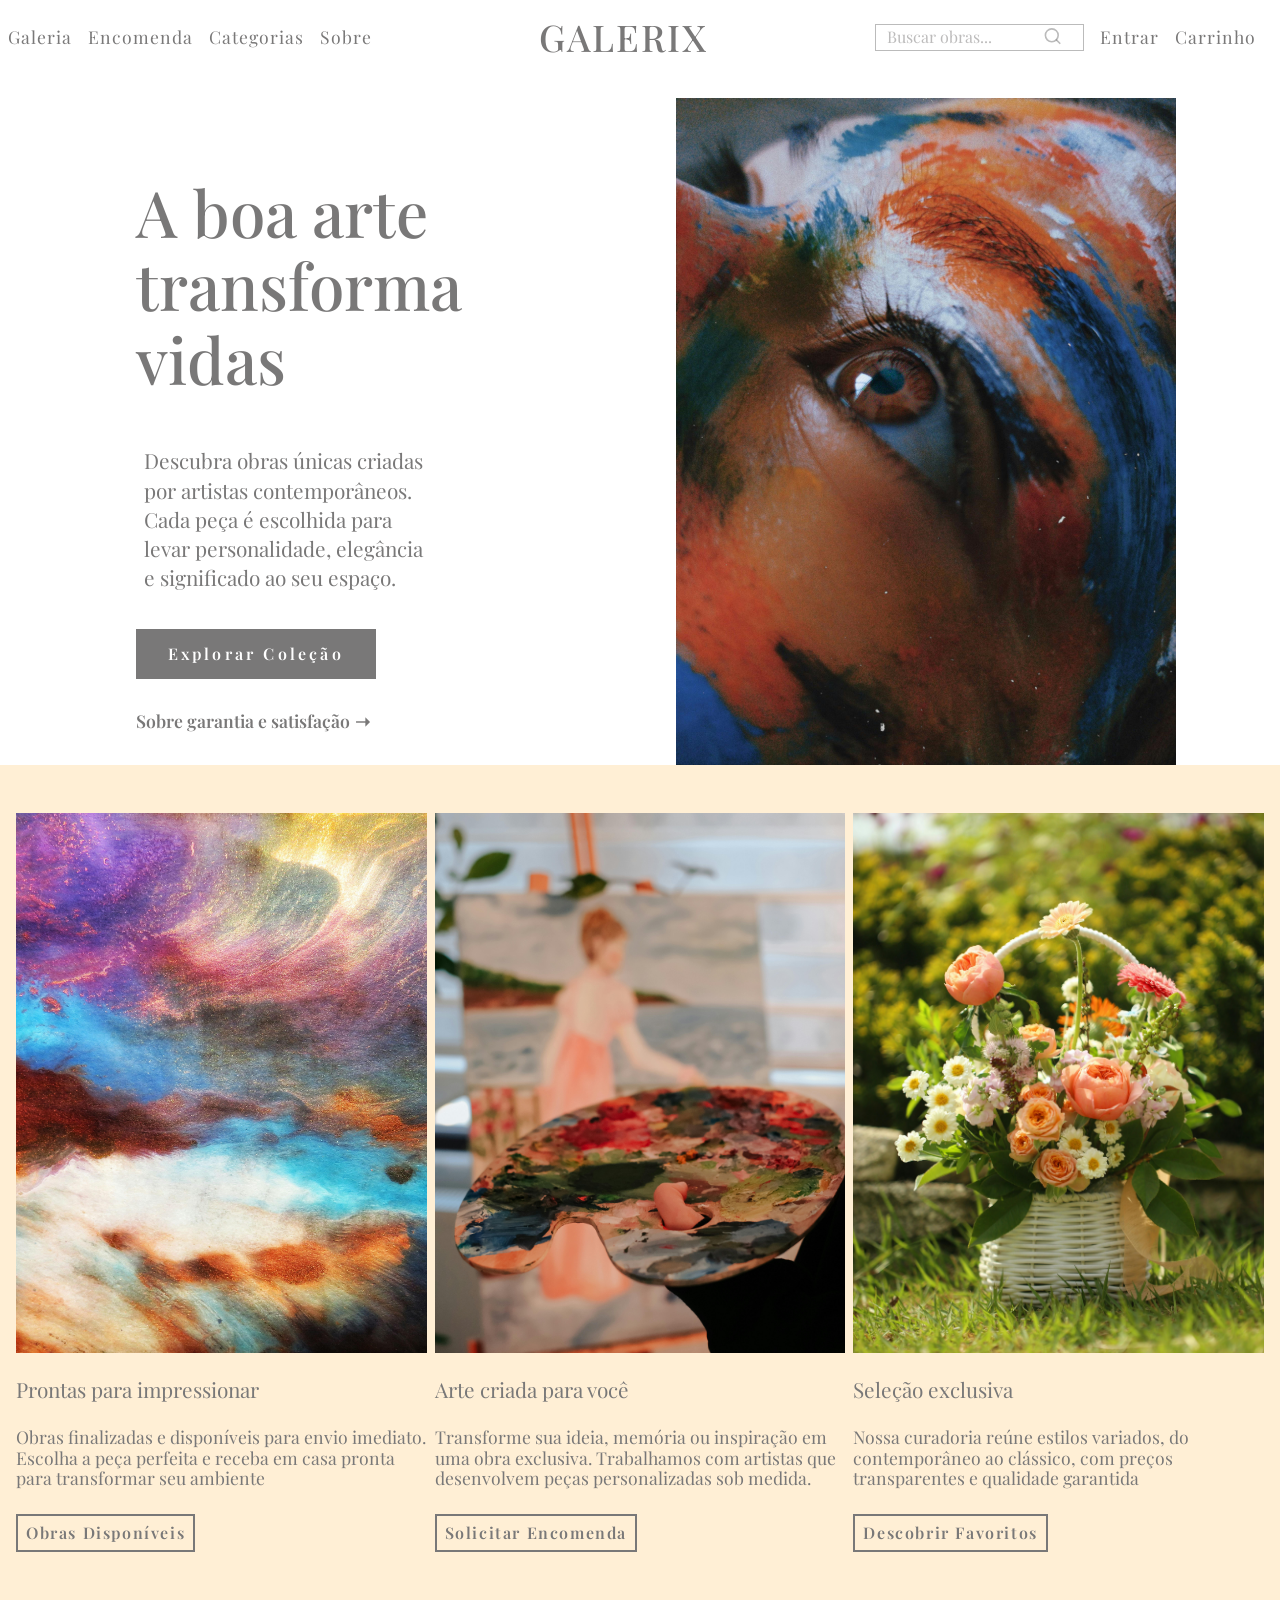
<file: index.html>
<!DOCTYPE html>
<html lang="en">

<head>
    <meta charset="UTF-8">
    <meta name="viewport" content="width=device-width, initial-scale=1.0">
    <link rel="preconnect" href="https://fonts.googleapis.com">
    <link rel="preconnect" href="https://fonts.gstatic.com" crossorigin>
    <link href="https://fonts.googleapis.com/css2?family=Playfair+Display:ital,wght@0,400..900;1,400..900&display=swap"
        rel="stylesheet">

    <link rel="stylesheet" href="css/normalize.css">
    <link rel="stylesheet" href="css/style.css">
    <title>Galeria</title>
</head>

<body>
    <header class="header-gallery">
        <nav class="header-gallery__nav menu--disable menu--active">
            <ul class="header-gallery__menu menu--disable menu--active">
                <li><a href="#">Galeria</a></li>
                <li><a href="#">Encomenda</a></li>
                <li><a href="#">Categorias</a></li>
                <li><a href="#">Sobre</a></li>
            </ul>
        </nav>
        <div class="header-gallery__logo">
            <a href="index.html">Galerix</a>
        </div>

        <form class="header-gallery__search">
            <input type="search" placeholder="Buscar obras...">
            <button type="submit"><svg xmlns="http://www.w3.org/2000/svg" width="24" height="24" viewBox="0 0 24 24"
                    fill="none" stroke="currentColor" stroke-width="2" stroke-linecap="round" stroke-linejoin="round"
                    class="lucide lucide-search-icon lucide-search">
                    <path d="m21 21-4.34-4.34" />
                    <circle cx="11" cy="11" r="8" />
                </svg></button>
        </form>

        <nav class="header-gallery__nav">
            <ul class="header-gallery__menu">
                <li><a href="#">
                        <svg xmlns="http://www.w3.org/2000/svg" width="24" height="24" viewBox="0 0 24 24" fill="none"
                            stroke="currentColor" stroke-width="2" stroke-linecap="round" stroke-linejoin="round"
                            class="lucide lucide-user-icon lucide-user icon--disable">
                            <path d="M19 21v-2a4 4 0 0 0-4-4H9a4 4 0 0 0-4 4v2" />
                            <circle cx="12" cy="7" r="4" />
                        </svg>
                        Entrar
                    </a></li>
                <li><a href="#">
                    
                        <svg xmlns="http://www.w3.org/2000/svg" width="24" height="24" viewBox="0 0 24 24" fill="none"
                            stroke="currentColor" stroke-width="2" stroke-linecap="round" stroke-linejoin="round"
                            class="lucide lucide-shopping-cart-icon lucide-shopping-cart icon--disable">
                            <circle cx="8" cy="21" r="1" />
                            <circle cx="19" cy="21" r="1" />
                            <path
                                d="M2.05 2.05h2l2.66 12.42a2 2 0 0 0 2 1.58h9.78a2 2 0 0 0 1.95-1.57l1.65-7.43H5.12" />
                        </svg>
                        Carrinho
                    </a></li>
                <li><a class="" href="#">
                        <svg xmlns="http://www.w3.org/2000/svg" width="24" height="24" viewBox="0 0 24 24" fill="none"
                            stroke="currentColor" stroke-width="2" stroke-linecap="round" stroke-linejoin="round"
                            class="lucide lucide-menu-icon lucide-menu icon--disable">
                            <path d="M4 5h16" />
                            <path d="M4 12h16" />
                            <path d="M4 19h16" />
                        </svg>
                    </a></li>
            </ul>
        </nav>
    </header>
    <main class="hero">
        <section class="hero-gallery">
            <div class="hero-gallery__content">
                <h1 class="hero-gallery__title">A boa arte transforma vidas</h1>
                <p>Descubra obras únicas criadas por artistas contemporâneos. Cada peça é escolhida para levar
                    personalidade, elegância e significado ao seu espaço.</p>
                <div class="btn">
                    <a class="hero-gallery__btn" href="#">Explorar coleção</a>
                </div>
                <a class="hero-gallery__guarantee" href="#">
                    Sobre garantia e satisfação
                </a>
            </div>
            <div class="hero-gallery__img">
                <a href="#"><img src="img/hero1.jpg" alt="hero image"></a>
            </div>
        </section>
        <section class="card-art">
            <article class="card-art__container">
                <div class="card-art__img">
                    <a href="#"><img src="img/2.jpg" alt=""></a>
                </div>
                <div class="card-art__content">
                    <h2>Prontas para impressionar</h2>
                    <p>Obras finalizadas e disponíveis para envio imediato. Escolha a peça perfeita e receba em casa
                        pronta para transformar seu ambiente</p>
                </div>

                <a class="card-art__btn" href="#">Obras Disponíveis</a>

            </article>
            <article class="card-art__container">
                <div class="card-art__img">
                    <a href="#"><img src="img/1.jpg" alt=""></a>
                </div>
                <div class="card-art__content">
                    <h2>Arte criada para você</h2>
                    <p>Transforme sua ideia, memória ou inspiração em uma obra exclusiva. Trabalhamos com artistas que
                        desenvolvem peças personalizadas sob medida.</p>
                </div>

                <a class="card-art__btn" href="#">Solicitar Encomenda</a>

            </article>
            <article class="card-art__container">
                <div class="card-art__img">
                    <a href="#"><img src="img/pexels-griffin-shy-701645713-18476492.jpg" alt=""></a>
                </div>
                <div class="card-art__content">
                    <h2>Seleção exclusiva</h2>
                    <p>Nossa curadoria reúne estilos variados, do contemporâneo ao clássico, com preços transparentes e
                        qualidade garantida</p>
                </div>

                <a class="card-art__btn" href="#">Descobrir Favoritos</a>

            </article>

        </section>
    </main>
</body>

</html>
</file>
<file: css/style.css>
*,
*::after,
*::before {
    box-sizing: border-box;

}

:root {
    --font-primary: "Playfair Display", serif;
    --font-color: rgb(121, 120, 120);
    --gray-transparent: color-mix(in srgb, var(--font-color), transparent 50%);
    --lightblue: #add8e6;
    --background-primary: #fff;
    --background-secundary: papayawhip;
    --default-second: 0.5s;
}

html {
    font-size: 100%;
    font-family: var(--font-primary);
}

body {
    min-height: 100dvh;
    background-color: var(--background-primary);
    color: var(--font-color);
}

/*===== 
 HEADER
 ======*/
.header-gallery {
    display: grid;
    grid-template-columns: 1fr 1fr;
    grid-template-rows: auto auto;

}

.header-gallery__logo {
    grid-column: 1 / 2;
    grid-row: 1;
    margin: .5rem 0;
}

.header-gallery__logo a {
    text-decoration: none;
    font-size: 2.3rem;
    font-weight: 500;
    text-transform: uppercase;
    letter-spacing: 2px;
    color: var(--font-color);
}

.header-gallery__search {
    grid-column: 1 / -1;
    grid-row: 2 / -1;

    margin: .5rem;
    position: relative;
    display: flex;
    align-items: center;
    justify-content: center;

}


input[type="search"] {
    padding: .5rem;
    width: 100%;
    padding-right: 3rem;
    outline: 1px solid transparent;
    border: 1px solid var(--gray-transparent);

}

input[type="search"]::placeholder {
    padding: 0 0 0 .5rem;
    color: var(--gray-transparent);
}


button {
    cursor: pointer;
    position: absolute;
    top: 50%;
    right: 1rem;
    color: var(--gray-transparent);
    transform: translateY(-50%);
    background-color: transparent;
    border: none;
}

.menu--disable {
    display: none;
}



.header-gallery__menu {
    display: flex;
    justify-content: flex-end;
    gap: 1rem;
    list-style-type: none;
}

.header-gallery__menu a {
    color: transparent;
    font-size: 0;
}

.header-gallery__nav svg {
    color: var(--font-color);
}

/*======
   MAIN
========*/

.hero {
    margin: 1.5rem 0 0 0;

}

.hero-gallery {
    display: flex;
    flex-direction: column-reverse;
    text-align: center;
    gap: 1rem;
}

.hero-gallery__content {
    margin: 2rem 0;
    padding: 0 2rem;

}

.hero-gallery__title {
    font-size: 2.5rem;
    font-weight: 500;
}

.hero-gallery__content p {
    font-size: 1.3rem;
    font-weight: 300;
    padding: .5rem 0 0 .5rem;
    line-height: 1.4;
    text-align: left;

}


.btn {
    padding: 1rem 0 2rem 0;
}

.hero-gallery__btn {
    display: inline-block;
    background-color: var(--font-color);
    padding: 1rem 2rem;

    text-align: center;
    letter-spacing: .2rem;
    text-decoration: none;
    font-size: 1rem;
    font-weight: 600;
    text-transform: capitalize;
    color: #fff;

}

.hero-gallery__guarantee {
    text-decoration: none;
    color: var(--font-color);
    font-size: 1.2rem;
    font-weight: 600;
}

.hero-gallery__guarantee::after {
    content: "➝";
    padding: 0 0 0 .1rem;
    display: inline-block;

}

/*====== 
  CARD 
=======*/

.card-art {
    background-color: var(--background-secundary);
    padding: 3rem 1rem;
    display: grid;
    gap: .5rem;
}


.card-art__container {
    text-align: left;
}

.card-art__img {
    aspect-ratio: 4 / 4;
    overflow: hidden;
    padding-bottom: .5rem;
}

img {
    display: block;
    width: 100%;
    height: 100%;
    object-fit: cover;

}

.card-art__content h2 {
    font-size: 1.3rem;
    font-weight: 400;
}

.card-art__content p {
    font-size: 1.1rem;
    font-weight: 100;
    padding: .5rem 0;

}

.card-art__btn {
    display: inline-block;
    padding: .5rem 2rem;
    background-color: transparent;
    border: 2px solid var(--font-color);
    color: var(--font-color);

    font-size: 1rem;
    font-weight: 600;
    letter-spacing: .1rem;
    text-decoration: none;
    margin-top: auto;
}


/*======================= 
 RESPONSIVIDADE 31.25em
=========================*/

@media screen and (min-width: 31.25em) {

    body {
        margin: 0;
        top: 0;
    }

    .header-gallery {
        display: flex;
        align-items: center;
        padding: 0 .5em;
        gap: 1em;
    }

    .header-gallery__logo {
        margin-right: auto;
    }


    .header-gallery__menu {
        margin: 0;
        padding: 0;
    }

    .header-gallery__search {
        margin: 0;
        position: relative;
        display: block;

    }

    input[type="search"] {

        padding: .2em .2em;
        width: 100%;

        outline: 1px solid transparent;
        border-color: var(--gray-transparent);

    }


    button svg {
        max-width: 1.2em;
        padding-top: .1em;
    }

}


/*==================
 RESPONSIVIDADE 48em
===================*/

@media screen and (min-width: 48em) {

    .header-gallery {
        padding: 0 1em;
    }

    .hero-gallery {
        flex-direction: row;
        align-items: center;

    }

    .hero-gallery__img {
        max-width: 500px;
    }

    .hero-gallery__content {
        display: inline-block;
        text-align: left;
        margin: 0 2em 1em 2em;
        padding: 0;
    }

    .header-gallery__logo a{
        transition: color var(--default-second) ease;
    }

     .header-gallery__logo a:hover{
        color: var(--lightblue);
    }


    .hero-gallery__guarantee {
        font-size: 1.1em;
    }

    .hero-gallery__title {
        font-size: 2.5em;
    }

    .hero-gallery__btn {
        text-align: center;
        transition: background-color var(--default-second) ease-out,
            color var(--default-second) ease;
    }

    .hero-gallery__btn:hover {
        background-color: var(--lightblue);
        color: black;
    }

    .hero-gallery__guarantee::after {
        transition: transform var(--default-second) ease;
    }

    .hero-gallery__guarantee:hover::after {

        transform: translateX(3px);
    }


    .header-gallery__nav svg{
        transition: color var(--default-second) ease;
    }

    .header-gallery__nav svg:hover{
        color: var(--lightblue);
    }


    .card-art {
        grid-template-columns: repeat(3, 1fr);

    }

    .card-art__container {
        display: flex;
        flex-direction: column;
    }

    .card-art__btn {
        align-self: flex-start;
        padding: .5rem;

        transition: background-color var(--default-second) ease, 
          border-color var(--default-second) ease;
    }

    .card-art__btn:hover{
        background-color: var(--lightblue);

        border-color: var(--lightblue);
    }

    .card-art__content p {
        font-size: 1.1em;
        font-weight: 100;

    }




}


/*===================
 RESPONSIVIDADE 64em
====================*/

@media screen and (min-width: 64em) {

    .hero-gallery__content {
        margin: 0 0 3em 3em;


    }

    .hero-gallery__title {
        font-size: 3.5em;
    }
}

/*===================
 RESPONSIVIDADE 75em
====================*/

@media screen and (min-width: 75em) {

    .menu--active {
        display: flex;
    }

    .icon--disable {
        display: none
    }

    .header-gallery {
        align-items: center;
        background-color: var(--background-primary);
        padding: .5em;
        position: sticky;
        top: 0;
        z-index: 10;

    }

    .header-gallery__logo {
        margin-left: auto;
        padding: 0;
    }

     .header-gallery__menu a {
        text-decoration: none;
        font-size: 1.1em;
        color: var(--font-color);
        letter-spacing: 1px;
        padding-bottom: .2em;
        border-bottom: 2px solid transparent;

        transition: color var(--default-second) ease;
    }

    .header-gallery__menu a:hover{
      border-bottom: 2px solid var(--font-color);
      color: var(--lightblue);
    }
    

    .hero-gallery {
        gap: .1em;
        justify-content: space-around;

    }

    .hero-gallery__content {
        margin: 0 2em;
        width: 30ch;
    }

    .hero-gallery__title {
        font-size: 4em;

    }

    .card-art__img {
        aspect-ratio: 3 / 4;
    }

}
</file>
